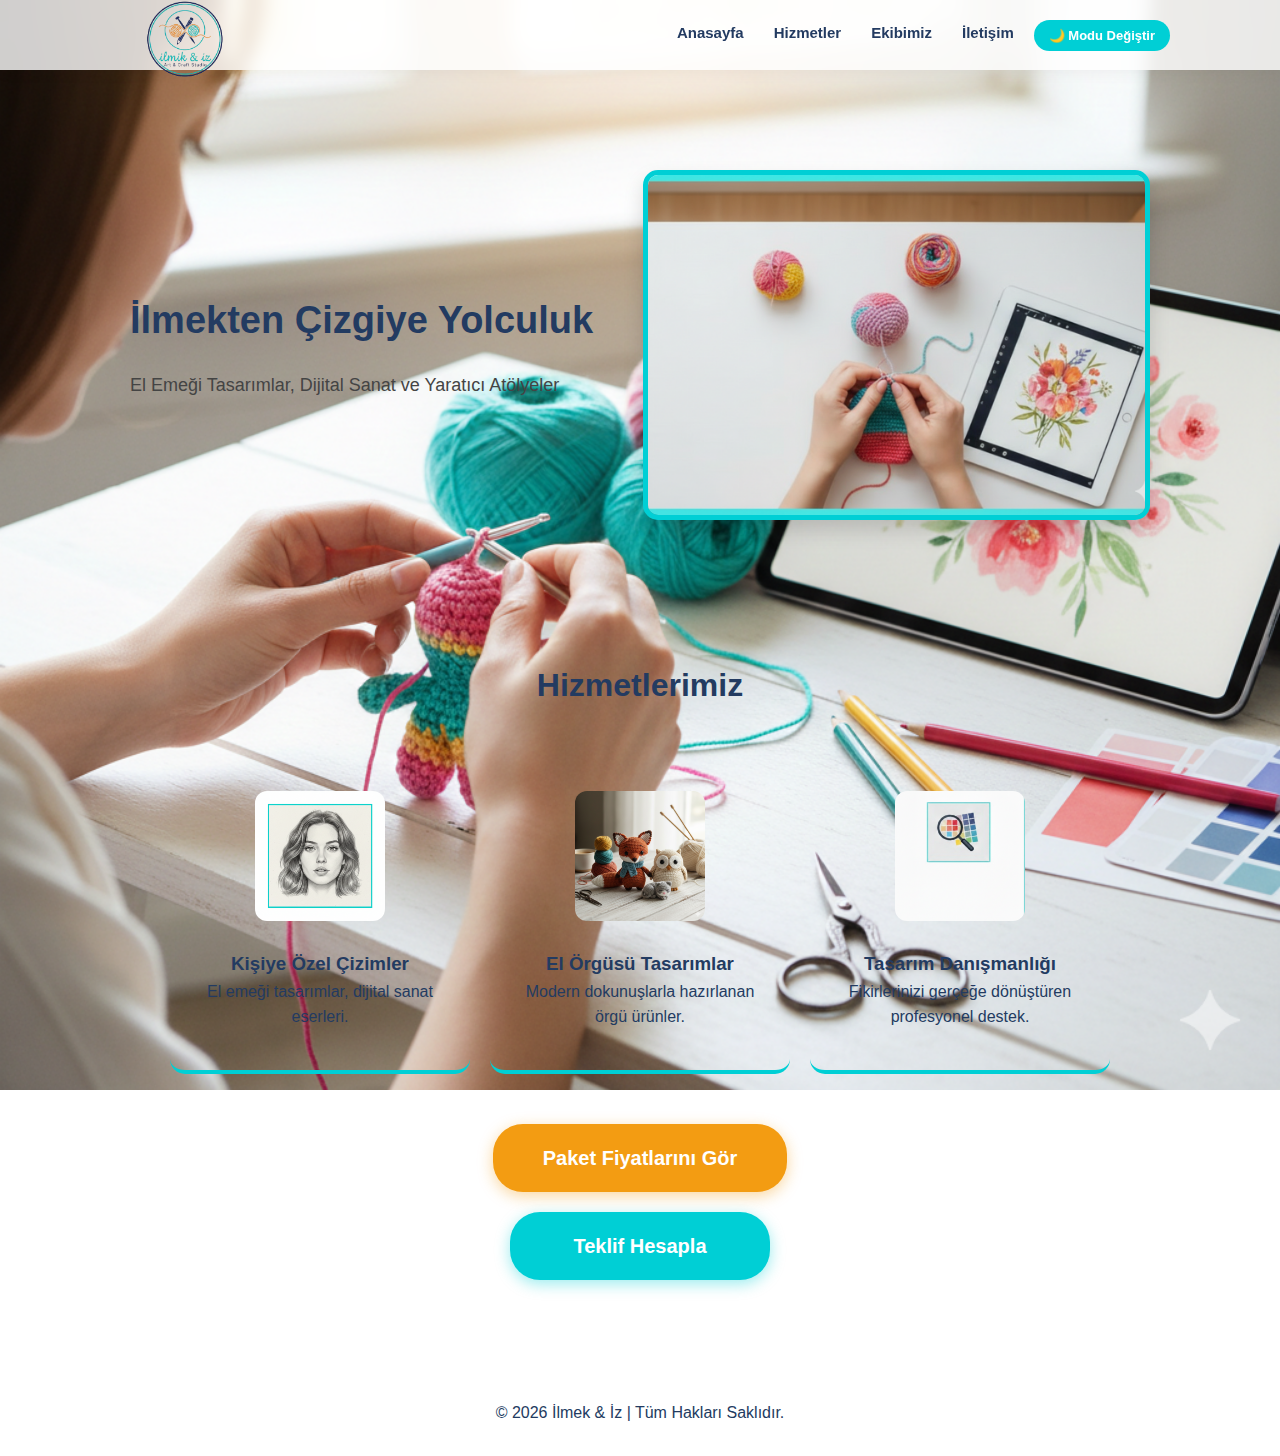
<file: index.html>
<!doctype html>
<html lang="tr">
<head>
  <meta charset="UTF-8" />
  <meta name="viewport" content="width=device-width, initial-scale=1.0" />
  <title>İlmekten Çizgiye | Sanat ve Tasarım Atölyesi</title>
  <link rel="stylesheet" href="style.css" />
</head>

<body>

<nav class="navbar">
  <div class="container">

    <img src="5.png" alt="Logo" class="logo" />

    <div class="hamburger" id="hamburger">
      <span></span>
      <span></span>
      <span></span>
    </div>

    <ul class="nav-links" id="nav-links">
      <li><a href="index.html">Anasayfa</a></li>
      <li><a href="index.html#services">Hizmetler</a></li>
      <li><a href="team.html">Ekibimiz</a></li>
      <li><a href="#">İletişim</a></li>
      <li style="display: flex; align-items: center; margin-left: 20px;">
        <button id="theme-toggle" style="
          background: var(--turkuaz);
          color: white;
          border: none;
          padding: 8px 15px;
          border-radius: 20px;
          cursor: pointer;
          font-weight: bold;
          font-size: 13px;
          transition: 0.3s;
        ">🌙 Modu Değiştir</button>
      </li>
    </ul>

  </div>
</nav>

<header class="hero">
  <div class="container hero-wrapper">

    <div class="hero-content">
      <h1>İlmekten Çizgiye Yolculuk</h1>
      <p>El Emeği Tasarımlar, Dijital Sanat ve Yaratıcı Atölyeler</p>
    </div>

    <div class="hero-decoration">
      <img src="4.png" alt="Atölye Çalışması" class="hero-img" />
    </div>

  </div>
</header>

<section id="services" class="services">
  <div class="container">

    <h2 class="section-title">Hizmetlerimiz</h2>

    <div class="services-grid">

      <div class="service-card">
        <div class="icon-placeholder"><img src="1.png" alt="icon" /></div>
        <h3>Kişiye Özel Çizimler</h3>
        <p>El emeği tasarımlar, dijital sanat eserleri.</p>
      </div>

      <div class="service-card">
        <div class="icon-placeholder"><img src="2.png" alt="icon" /></div>
        <h3>El Örgüsü Tasarımlar</h3>
        <p>Modern dokunuşlarla hazırlanan örgü ürünler.</p>
      </div>

      <div class="service-card">
        <div class="icon-placeholder"><img src="3.png" alt="icon" /></div>
        <h3>Tasarım Danışmanlığı</h3>
        <p>Fikirlerinizi gerçeğe dönüştüren profesyonel destek.</p>
      </div>

    </div>

    <!-- BUTONLAR -->
    <div class="cta-container">

      <a href="task2.html" class="btn-cta">
        Paket Fiyatlarını Gör
      </a>

      <a href="teklif.html" class="btn-teklif-cta">
        Teklif Hesapla
      </a>

    </div>

  </div>
</section>

<script>
    // --- BÖLÜM 1: HAMBURGER MENÜ ---
    const hamburger = document.getElementById("hamburger");
    const navLinks = document.getElementById("nav-links");

    hamburger.addEventListener("click", () => {
        navLinks.classList.toggle("active");
    });

    // --- BÖLÜM 2: TASK 5.2 - KARANLIK MOD & KALICI HAFIZA ---
    const themeToggle = document.getElementById('theme-toggle');
    const body = document.body;

    // 1. Sayfa açıldığında tarayıcı hafızasına (LocalStorage) bak
    const currentTheme = localStorage.getItem('theme');

    // 2. Eğer kullanıcı daha önce 'dark' seçmişse, siteyi karanlık aç
    if (currentTheme === 'dark') {
        body.classList.add('dark-mode');
        if (themeToggle) themeToggle.innerHTML = "☀️ Aydınlık Mod";
    }

    // 3. Mod Değiştirme Butonuna tıklandığında
    if (themeToggle) {
        themeToggle.addEventListener('click', () => {
            // Sınıfı ekle/çıkar (Toggle)
            body.classList.toggle('dark-mode');
            
            let theme = 'light';
            
            // Görsel metni ve kaydedilecek veriyi güncelle
            if (body.classList.contains('dark-mode')) {
                theme = 'dark';
                themeToggle.innerHTML = "☀️ Aydınlık Mod";
            } else {
                theme = 'light';
                themeToggle.innerHTML = "🌙 Modu Değiştir";
            }
            
            // 4. Seçimi kalıcı hafızaya kaydet (Task 5.2 zorunlu şartı)
            localStorage.setItem('theme', theme);
        });
    }
</script>
<footer style="margin-top: 50px; padding: 30px; background: rgba(255,255,255,0.9); text-align: center;">
        <p>© 2026 İlmek & İz | Tüm Hakları Saklıdır.</p>
    </footer>

</body>
</html>
</file>
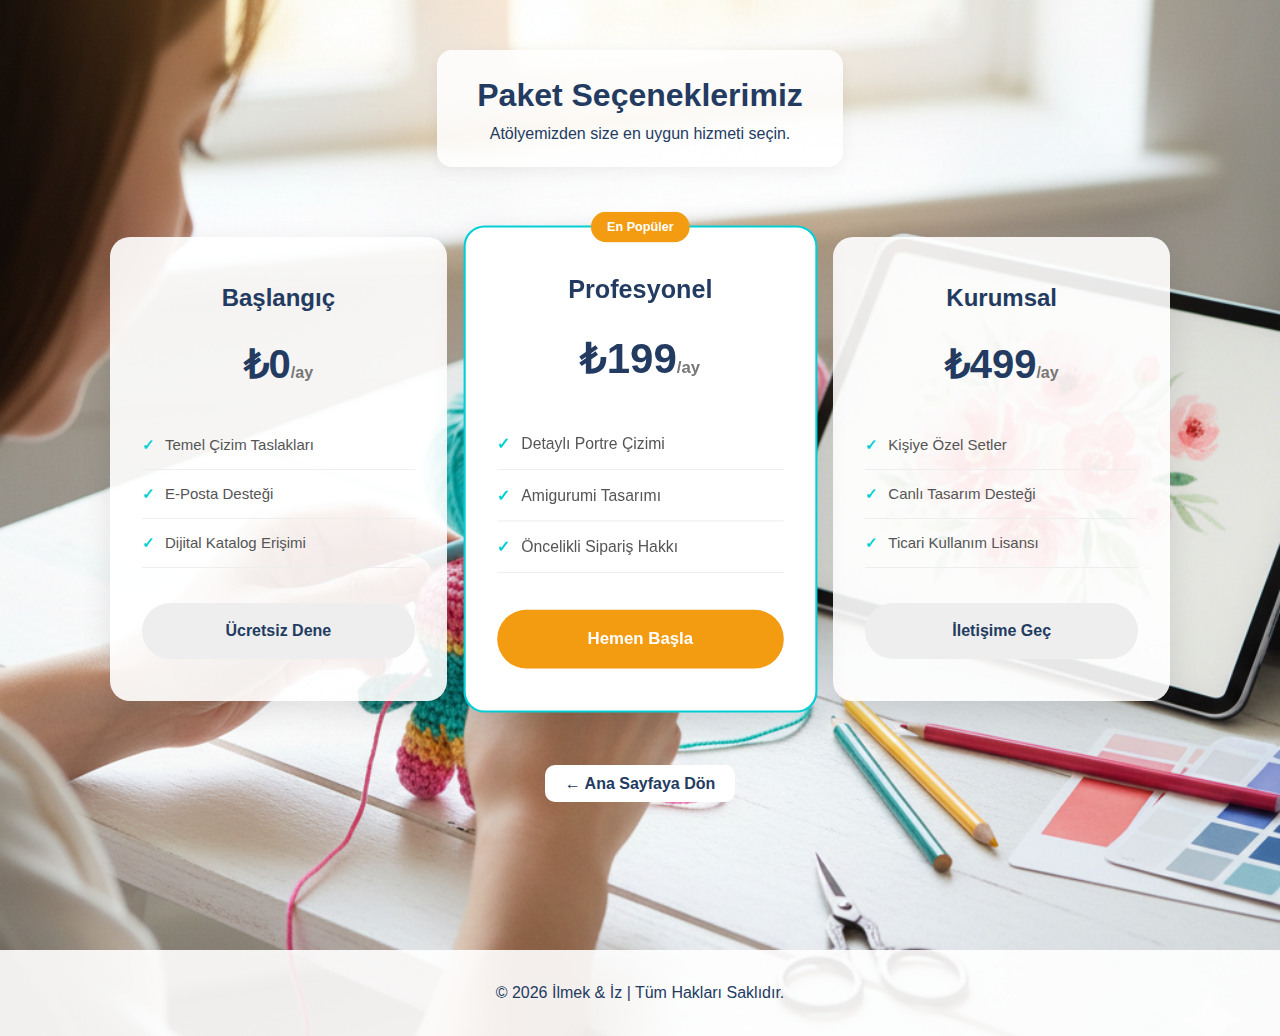
<file: task2.html>
<!DOCTYPE html>
<html lang="tr">
<head>
    <meta charset="UTF-8">
    <meta name="viewport" content="width=device-width, initial-scale=1.0">
    <title>Paket Seçenekleri | İlmekten Çizgiye</title>
    <link rel="stylesheet" href="style.css">
    <style>
        /* Bu sayfaya özel ek düzenlemeler */
        .main-container {
            padding: 50px 0;
            min-height: 100vh;
            display: flex;
            flex-direction: column;
            align-items: center;
        }

        .page-header {
            text-align: center;
            margin-bottom: 50px;
            background: rgba(255, 255, 255, 0.85);
            padding: 20px 40px;
            border-radius: 15px;
            box-shadow: 0 4px 15px rgba(0,0,0,0.05);
        }

        .pricing-wrapper {
            display: flex;
            gap: 25px;
            justify-content: center;
            flex-wrap: wrap;
            max-width: 1100px;
            width: 100%;
            padding: 20px;
        }

        .card {
            background: rgba(255, 255, 255, 0.9);
            border: 2px solid transparent;
            border-radius: 20px;
            padding: 40px 30px;
            flex: 1;
            min-width: 280px;
            max-width: 350px;
            text-align: center;
            box-shadow: 0 10px 30px rgba(0,0,0,0.1);
            transition: all 0.3s ease;
            position: relative;
        }

        .card:hover {
            transform: translateY(-10px);
            border-color: var(--turkuaz);
        }

        .card.popular {
            border-color: var(--turkuaz);
            transform: scale(1.05);
            background: white;
            z-index: 1;
        }

        .card.popular:hover {
            transform: scale(1.05) translateY(-10px);
        }

        .badge {
            background: var(--vurgu);
            color: white;
            padding: 5px 15px;
            border-radius: 20px;
            font-size: 12px;
            font-weight: bold;
            position: absolute;
            top: -15px;
            left: 50%;
            transform: translateX(-50%);
        }

        .card h3 {
            font-size: 24px;
            color: var(--ana-renk);
            margin-bottom: 15px;
        }

        .price {
            font-size: 40px;
            font-weight: bold;
            color: var(--ana-renk);
            margin-bottom: 25px;
        }

        .price span {
            font-size: 16px;
            color: #777;
        }

        .card ul {
            list-style: none;
            margin-bottom: 35px;
            text-align: left;
        }

        .card ul li {
            padding: 12px 0;
            border-bottom: 1px solid #eee;
            color: #555;
            font-size: 15px;
        }

        .card ul li::before {
            content: "✓";
            color: var(--turkuaz);
            font-weight: bold;
            margin-right: 10px;
        }

        .btn {
            display: block;
            padding: 15px 25px;
            background: #eee;
            color: var(--ana-renk);
            text-decoration: none;
            border-radius: 30px;
            font-weight: bold;
            transition: all 0.3s;
        }

        .btn-primary {
            background: var(--vurgu);
            color: white;
        }

        .btn:hover {
            filter: brightness(1.1);
        }

        .back-link {
            margin-top: 50px;
        }

        .back-link a {
            color: var(--ana-renk);
            text-decoration: none;
            font-weight: bold;
            background: white;
            padding: 10px 20px;
            border-radius: 10px;
        }

        @media (max-width: 768px) {
            .pricing-wrapper {
                flex-direction: column;
                align-items: center;
            }
            .card.popular {
                transform: scale(1);
            }
        }
    </style>
</head>
<body>
    <div class="main-container">
        <header class="page-header">
            <h1>Paket Seçeneklerimiz</h1>
            <p>Atölyemizden size en uygun hizmeti seçin.</p>
        </header>

        <div class="pricing-wrapper">
            <div class="card">
                <h3>Başlangıç</h3>
                <div class="price">₺0<span>/ay</span></div>
                <ul>
                    <li>Temel Çizim Taslakları</li>
                    <li>E-Posta Desteği</li>
                    <li>Dijital Katalog Erişimi</li>
                </ul>
                <a href="#" class="btn">Ücretsiz Dene</a>
            </div>

            <div class="card popular">
                <div class="badge">En Popüler</div>
                <h3>Profesyonel</h3>
                <div class="price">₺199<span>/ay</span></div>
                <ul>
                    <li>Detaylı Portre Çizimi</li>
                    <li>Amigurumi Tasarımı</li>
                    <li>Öncelikli Sipariş Hakkı</li>
                </ul>
                <a href="#" class="btn btn-primary">Hemen Başla</a>
            </div>

            <div class="card">
                <h3>Kurumsal</h3>
                <div class="price">₺499<span>/ay</span></div>
                <ul>
                    <li>Kişiye Özel Setler</li>
                    <li>Canlı Tasarım Desteği</li>
                    <li>Ticari Kullanım Lisansı</li>
                </ul>
                <a href="#" class="btn">İletişime Geç</a>
            </div>
        </div>

        <div class="back-link">
            <a href="index.html">← Ana Sayfaya Dön</a>
        </div>
    </div>
    <script>
        // --- BÖLÜM 2: TASK 5.2 - KARANLIK MOD & KALICI HAFIZA ---
    const themeToggle = document.getElementById('theme-toggle');
    const body = document.body;

    // 1. Sayfa açıldığında tarayıcı hafızasına (LocalStorage) bak
    const currentTheme = localStorage.getItem('theme');

    // 2. Eğer kullanıcı daha önce 'dark' seçmişse, siteyi karanlık aç
    if (currentTheme === 'dark') {
        body.classList.add('dark-mode');
        if (themeToggle) themeToggle.innerHTML = "☀️ Aydınlık Mod";
    }

    // 3. Mod Değiştirme Butonuna tıklandığında
    if (themeToggle) {
        themeToggle.addEventListener('click', () => {
            // Sınıfı ekle/çıkar (Toggle)
            body.classList.toggle('dark-mode');
            
            let theme = 'light';
            
            // Görsel metni ve kaydedilecek veriyi güncelle
            if (body.classList.contains('dark-mode')) {
                theme = 'dark';
                themeToggle.innerHTML = "☀️ Aydınlık Mod";
            } else {
                theme = 'light';
                themeToggle.innerHTML = "🌙 Modu Değiştir";
            }
            
            // 4. Seçimi kalıcı hafızaya kaydet (Task 5.2 zorunlu şartı)
            localStorage.setItem('theme', theme);
        });
    }
</script>
    
    <footer style="margin-top: 50px; padding: 30px; background: rgba(255,255,255,0.9); text-align: center;">
    <p>© 2026 İlmek & İz | Tüm Hakları Saklıdır.</p>
</footer>
</body>
</html>
</file>
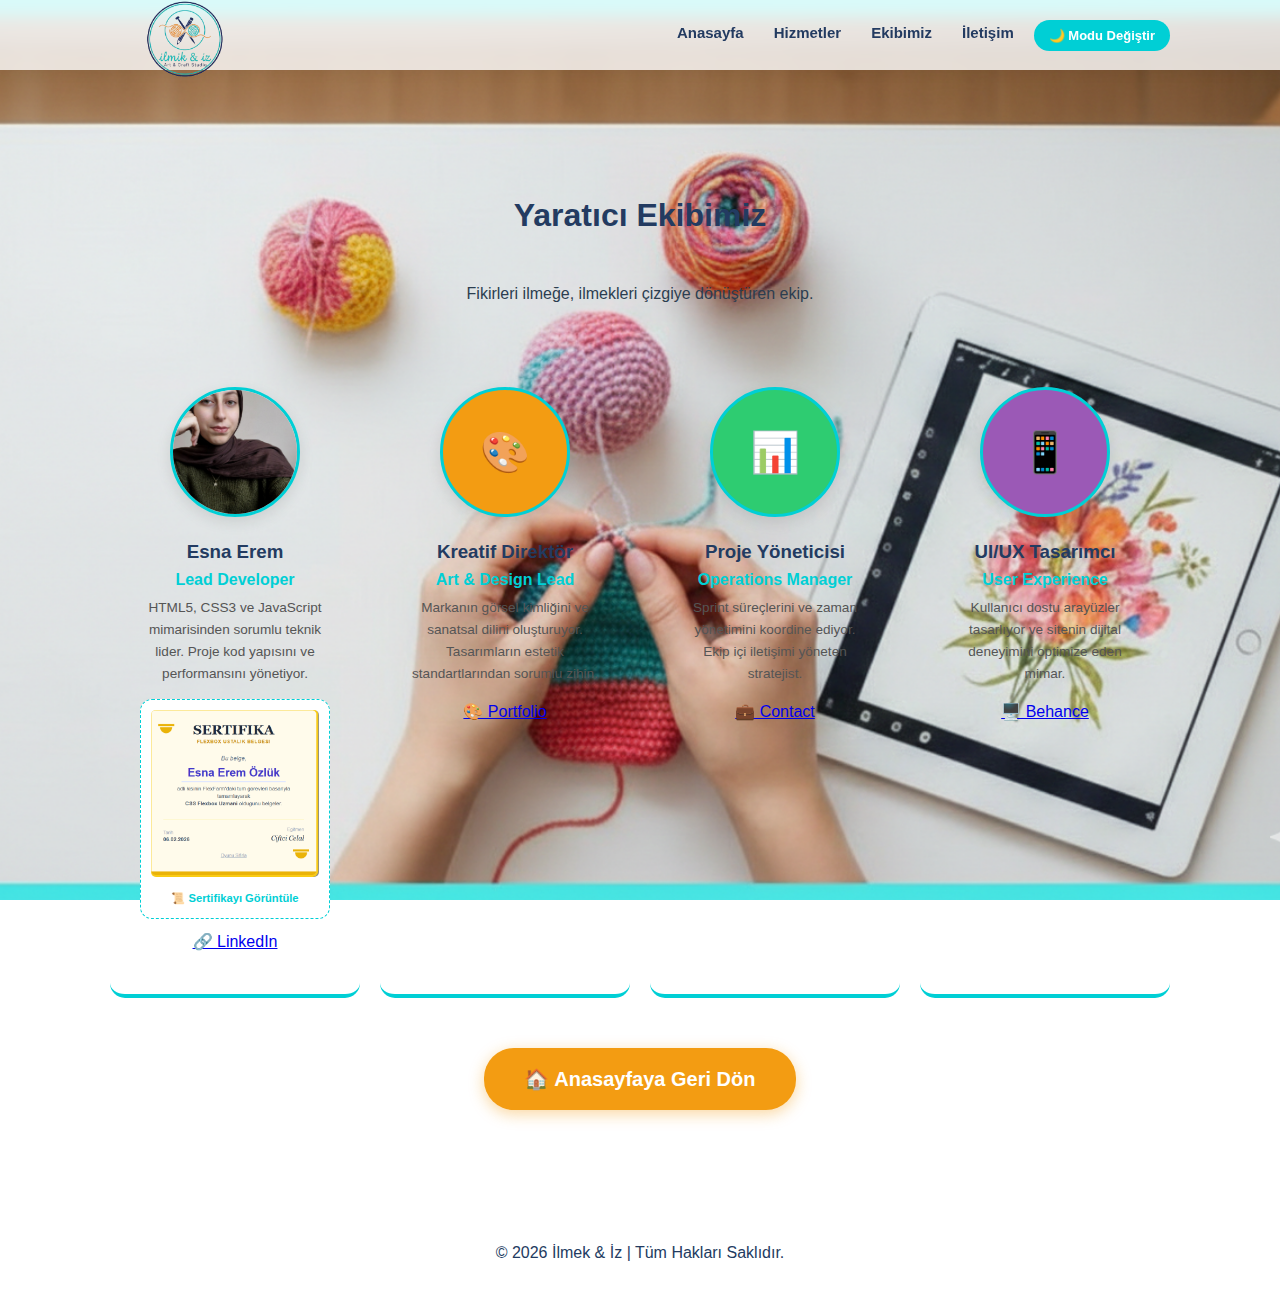
<file: team.html>
<!doctype html>
<html lang="tr">
  <head>
    <meta charset="UTF-8" />
    <meta name="viewport" content="width=device-width, initial-scale=1.0" />
    <title>Ekibimiz | İlmekten Çizgiye</title>
    <link rel="stylesheet" href="style.css" />
    <style>
      /* --- SERTİFİKA VE PROFİL STİLLERİ  --- */
      .profile-img-box {
        width: 130px;
        height: 130px;
        margin: 0 auto 20px;
        border-radius: 50%;
        overflow: hidden;
        border: 3px solid var(--turkuaz);
        box-shadow: 0 5px 15px rgba(0, 0, 0, 0.1);
      }
      .profile-img-box img {
        width: 100%;
        height: 100%;
        object-fit: cover;
      }
      .certification-badge {
        background: #ffffff;
        border: 1px dashed var(--turkuaz);
        border-radius: 12px;
        padding: 10px;
        margin-top: 10px;
        cursor: pointer;
        transition: transform 0.3s ease;
      }
      .certification-badge:hover {
        transform: scale(1.05);
        background: #f0fdfa;
      }
      .role {
        color: var(--turkuaz);
        font-weight: bold;
        display: block;
        margin-bottom: 5px;
      }
      .bio {
        font-size: 0.85rem;
        margin-bottom: 15px;
        color: #555;
      }

      /* --- MODAL (TAM EKRAN SERTİFİKA) STİLİ --- */
      .modal {
        display: none; /* JavaScript ile açılır */
        position: fixed;
        z-index: 2000;
        left: 0;
        top: 0;
        width: 100%;
        height: 100%;
        background-color: rgba(0, 0, 0, 0.85);
        backdrop-filter: blur(5px);
      }
      .modal-content {
        margin: auto;
        display: block;
        width: 90%;
        max-width: 550px;
        max-height: 80vh;
        border: 4px solid white;
        border-radius: 15px;
        position: relative;
        top: 50%;
        transform: translateY(-50%);
        box-shadow: 0 10px 30px rgba(0, 0, 0, 0.5);
      }
    </style>
  </head>

  <body
    style="
      background-image: url(&quot;4.png&quot;);
      background-size: cover;
      background-attachment: fixed;
      background-position: center;
    "
  >
    <nav class="navbar">
      <div class="container">
        <img src="5.png" alt="Logo" class="logo" />
        <div class="hamburger" id="hamburger">
          <span></span>
          <span></span>
          <span></span>
        </div>
        <ul class="nav-links" id="nav-links">
          <li><a href="index.html">Anasayfa</a></li>
          <li><a href="teklif.html">Hizmetler</a></li>
          <li><a href="team.html">Ekibimiz</a></li>
          <li><a href="#">İletişim</a></li>
          <li style="display: flex; align-items: center; margin-left: 20px">
            <button
              id="theme-toggle"
              style="
                background: var(--turkuaz);
                color: white;
                border: none;
                padding: 8px 15px;
                border-radius: 20px;
                cursor: pointer;
                font-weight: bold;
                font-size: 13px;
                transition: 0.3s;
              "
            >
              🌙 Modu Değiştir
            </button>
          </li>
        </ul>
      </div>
    </nav>

    <section
      class="team-section"
      style="padding-top: 120px; padding-bottom: 50px"
    >
      <div class="container">
        <h2 class="section-title">Yaratıcı Ekibimiz</h2>
        <p
          style="
            text-align: center;
            margin-bottom: 40px;
            color: #2c3e50;
            font-weight: 500;
          "
        >
          Fikirleri ilmeğe, ilmekleri çizgiye dönüştüren ekip.
        </p>

        <div class="services-grid">
          <div class="service-card team-card">
            <div class="profile-img-box">
              <img src="profil.jpeg" alt="Esna Erem" />
            </div>
            <h3>Esna Erem</h3>
            <span class="role">Lead Developer</span>
            <p class="bio">
              HTML5, CSS3 ve JavaScript mimarisinden sorumlu teknik lider. Proje
              kod yapısını ve performansını yönetiyor.
            </p>
            <div class="certification-badge" onclick="openModal()">
              <img
                src="sertifika.png"
                alt="Q-Line Sertifikası"
                style="width: 100%; border-radius: 5px"
              />
              <p
                style="
                  font-size: 0.7rem;
                  color: var(--turkuaz);
                  margin-top: 5px;
                  font-weight: bold;
                "
              >
                📜 Sertifikayı Görüntüle
              </p>
            </div>
            <div class="social-links" style="margin-top: 10px">
              <a href="#">🔗 LinkedIn</a>
            </div>
          </div>

          <div class="service-card team-card">
            <div
              class="profile-img-box"
              style="
                background: #f39c12;
                display: flex;
                align-items: center;
                justify-content: center;
                color: white;
                font-size: 40px;
              "
            >
              <span>🎨</span>
            </div>
            <h3>Kreatif Direktör</h3>
            <span class="role">Art & Design Lead</span>
            <p class="bio">
              Markanın görsel kimliğini ve sanatsal dilini oluşturuyor.
              Tasarımların estetik standartlarından sorumlu zihin.
            </p>
            <div class="social-links">
              <a href="#">🎨 Portfolio</a>
            </div>
          </div>

          <div class="service-card team-card">
            <div
              class="profile-img-box"
              style="
                background: #2ecc71;
                display: flex;
                align-items: center;
                justify-content: center;
                color: white;
                font-size: 40px;
              "
            >
              <span>📊</span>
            </div>
            <h3>Proje Yöneticisi</h3>
            <span class="role">Operations Manager</span>
            <p class="bio">
              Sprint süreçlerini ve zaman yönetimini koordine ediyor. Ekip içi
              iletişimi yöneten stratejist.
            </p>
            <div class="social-links">
              <a href="#">💼 Contact</a>
            </div>
          </div>

          <div class="service-card team-card">
            <div
              class="profile-img-box"
              style="
                background: #9b59b6;
                display: flex;
                align-items: center;
                justify-content: center;
                color: white;
                font-size: 40px;
              "
            >
              <span>📱</span>
            </div>
            <h3>UI/UX Tasarımcı</h3>
            <span class="role">User Experience</span>
            <p class="bio">
              Kullanıcı dostu arayüzler tasarlıyor ve sitenin dijital deneyimini
              optimize eden mimar.
            </p>
            <div class="social-links">
              <a href="#">🖥️ Behance</a>
            </div>
          </div>
        </div>

        <div style="text-align: center; margin-top: 50px">
          <a
            href="index.html"
            class="btn-cta"
            style="
              display: inline-block;
              text-decoration: none;
              padding: 15px 40px;
            "
          >
            🏠 Anasayfaya Geri Dön
          </a>
        </div>
      </div>
    </section>

    <div id="sertifikaModal" class="modal" onclick="closeModal()">
      <img class="modal-content" src="sertifika.png" alt="Sertifika" />
    </div>

    <footer
      style="
        margin-top: 50px;
        padding: 30px;
        background: rgba(255, 255, 255, 0.9);
        text-align: center;
      "
    >
      <p>© 2026 İlmek & İz | Tüm Hakları Saklıdır.</p>
    </footer>

    <script>
      // Hamburger Menü Fonksiyonu
      const hamburger = document.getElementById("hamburger");
      const navLinks = document.getElementById("nav-links");
      if (hamburger) {
        hamburger.addEventListener("click", () => {
          navLinks.classList.toggle("active");
        });
      }
      // --- BÖLÜM 2: TASK 5.2 - KARANLIK MOD & KALICI HAFIZA ---
    const themeToggle = document.getElementById('theme-toggle');
    const body = document.body;

    // 1. Sayfa açıldığında tarayıcı hafızasına (LocalStorage) bak
    const currentTheme = localStorage.getItem('theme');

    // 2. Eğer kullanıcı daha önce 'dark' seçmişse, siteyi karanlık aç
    if (currentTheme === 'dark') {
        body.classList.add('dark-mode');
        if (themeToggle) themeToggle.innerHTML = "☀️ Aydınlık Mod";
    }

    // 3. Mod Değiştirme Butonuna tıklandığında
    if (themeToggle) {
        themeToggle.addEventListener('click', () => {
            // Sınıfı ekle/çıkar (Toggle)
            body.classList.toggle('dark-mode');
            
            let theme = 'light';
            
            // Görsel metni ve kaydedilecek veriyi güncelle
            if (body.classList.contains('dark-mode')) {
                theme = 'dark';
                themeToggle.innerHTML = "☀️ Aydınlık Mod";
            } else {
                theme = 'light';
                themeToggle.innerHTML = "🌙 Modu Değiştir";
            }
            
            // 4. Seçimi kalıcı hafızaya kaydet (Task 5.2 zorunlu şartı)
            localStorage.setItem('theme', theme);
        });
      }

      // MODAL FONKSİYONLARI
      function openModal() {
        const modal = document.getElementById("sertifikaModal");
        modal.style.display = "block";
      }

      function closeModal() {
        const modal = document.getElementById("sertifikaModal");
        modal.style.display = "none";
      }
    </script>
  </body>
</html>
</file>
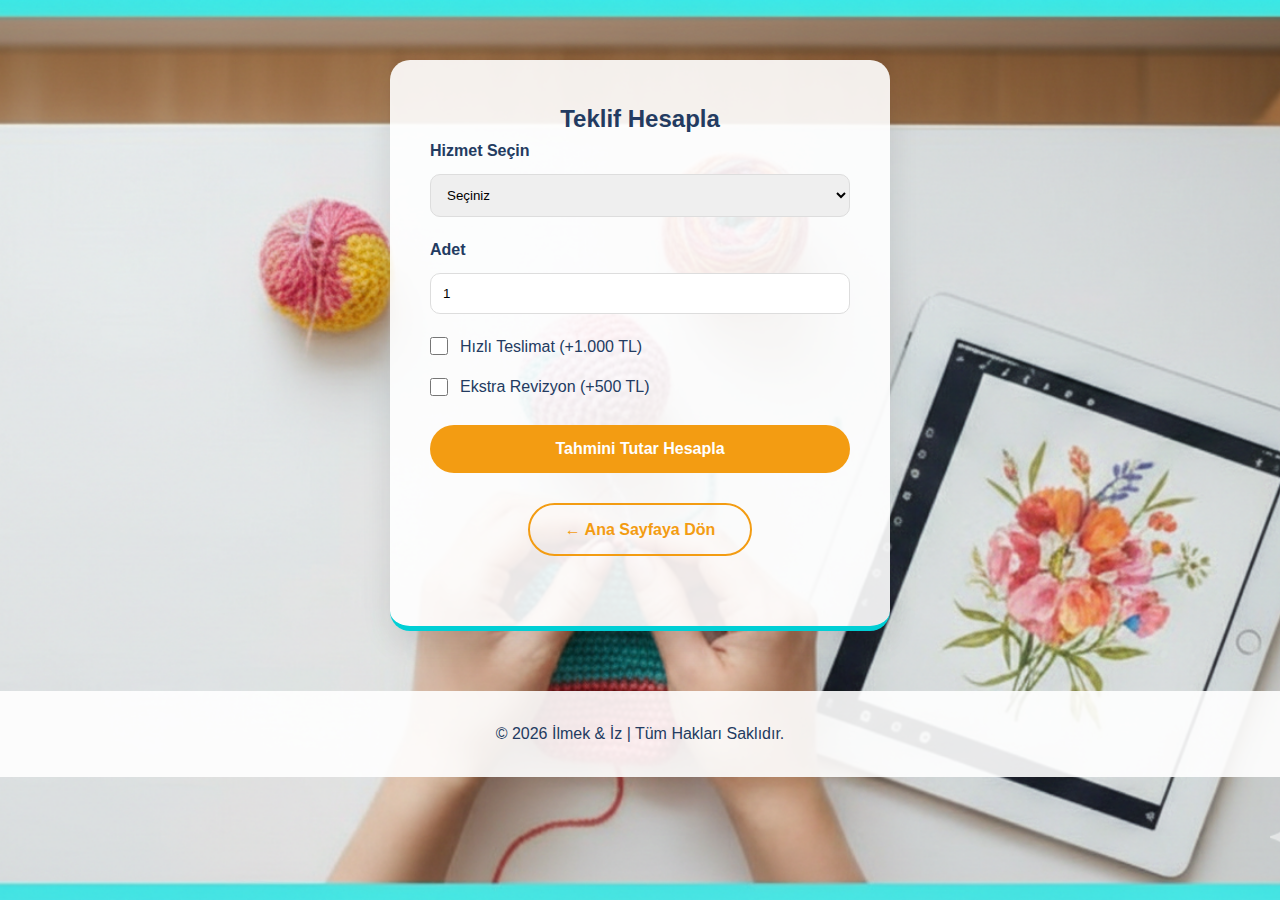
<file: teklif.html>
<!DOCTYPE html>
<html lang="tr">
<head>
    <meta charset="UTF-8">
    <meta name="viewport" content="width=device-width, initial-scale=1.0">
    <title>Hizmet Teklifi | İlmekten Çizgiye</title>
    <link rel="stylesheet" href="style.css">

    <style>
        /* ✅ HESAPLAMA KARTI TASARIMI */
        .hesap-karti {
            background: rgba(255, 255, 255, 0.9); /* Şeffaf beyaz dokunuşu */
            max-width: 500px;
            margin: 60px auto;
            padding: 40px;
            border-radius: 20px;
            box-shadow: 0 10px 30px rgba(0,0,0,0.1);
            border-bottom: 5px solid var(--turkuaz);
        }

        select, input[type="number"] {
            width: 100%;
            padding: 12px;
            margin: 10px 0 20px;
            border-radius: 10px;
            border: 1px solid #ddd;
            box-sizing: border-box;
        }

        /* ✅ CHECKBOX TASARIMI */
        .checkbox-grup {
            display: flex;
            flex-direction: column;
            gap: 15px;
            margin-bottom: 25px;
        }

        .checkbox-item {
            display: flex;
            align-items: center;
            gap: 12px;
            cursor: pointer;
            font-size: 16px;
        }

        .checkbox-item input {
            width: 18px;
            height: 18px;
            margin: 0;
            accent-color: var(--turkuaz);
        }

        /* ✅ ANA BUTON (HESAPLA) */
        .btn-teklif {
            width: 100%;
            background: var(--vurgu);
            color: white;
            padding: 15px;
            border: none;
            border-radius: 30px;
            font-weight: bold;
            cursor: pointer;
            font-size: 16px;
            transition: 0.3s;
        }

        .btn-teklif:hover {
            transform: scale(1.05);
            background: #e67e22; /* Biraz daha koyu turuncu */
        }

        /* ✅ SONUÇ ALANI */
        #sonuc-kutusu {
            display: none;
            margin-top: 25px;
            padding: 20px;
            background: #e0fcf9;
            border-radius: 12px;
            text-align: center;
            font-size: 20px;
            font-weight: bold;
            color: #233b61;
        }

        /* ✅ ANA SAYFAYA DÖN BUTON TASARIMI */
        .back-link {
            text-align: center;
            margin: 30px 0;
        }

        .back-link a {
            display: inline-block;
            padding: 12px 35px;
            background-color: transparent;
            color: var(--vurgu);
            text-decoration: none;
            border: 2px solid var(--vurgu);
            border-radius: 30px;
            font-weight: bold;
            transition: 0.3s;
        }

        .back-link a:hover {
            background-color: var(--vurgu);
            color: white;
            transform: translateY(-3px);
            box-shadow: 0 5px 15px rgba(0,0,0,0.1);
        }
    </style>
</head>

<body style="background-image: url('4.png'); background-size: cover; background-attachment: fixed;">

    <div class="container">
        <div class="hesap-karti">
            <h2 style="text-align:center; color: #233b61;">Teklif Hesapla</h2>

            <label style="font-weight: bold;">Hizmet Seçin</label>
            <select id="js-hizmet">
                <option value="0">Seçiniz</option>
                <option value="2500">Kişiye Özel Çizim (2.500 TL)</option>
                <option value="1800">El Örgüsü Tasarım (1.800 TL)</option>
                <option value="3000">Tasarım Danışmanlığı (3.000 TL)</option>
            </select>

            <label style="font-weight: bold;">Adet</label>
            <input type="number" id="js-adet" value="1" min="1">

            <div class="checkbox-grup">
                <label class="checkbox-item">
                    <input type="checkbox" id="js-hizli">
                    <span>Hızlı Teslimat (+1.000 TL)</span>
                </label>

                <label class="checkbox-item">
                    <input type="checkbox" id="js-revizyon">
                    <span>Ekstra Revizyon (+500 TL)</span>
                </label>
            </div>

            <button onclick="teklifHesapla()" class="btn-teklif">
                Tahmini Tutar Hesapla
            </button>

            <div id="sonuc-kutusu"></div>

            <div class="back-link">
                <a href="index.html">← Ana Sayfaya Dön</a>
            </div>
        </div>
    </div>

    <script>
        // Task 4.1: Business Logic (Algoritma)
        function teklifHesapla() {
            // Input Handling: Kullanıcı verilerini toplama
            let hizmet = parseInt(document.getElementById("js-hizmet").value);
            let adet = parseInt(document.getElementById("js-adet").value);
            let hizli = document.getElementById("js-hizli").checked;
            let revizyon = document.getElementById("js-revizyon").checked;

            // Hata Kontrolü
            if(hizmet === 0){
                sonucGoster("Lütfen bir hizmet seçiniz");
                return;
            }

            // Matematiksel Hesaplama
            let toplam = hizmet * adet;

            if(hizli) toplam += 1000;
            if(revizyon) toplam += 500;

            // Sonucu Ekrana Basma
            sonucGoster("Tahmini Tutar: " + toplam.toLocaleString("tr-TR") + " TL");
            
            // Clean Code gereği konsola rapor
            console.log("Hesaplama tamamlandı: " + toplam + " TL");
        }

        // DOM Manipülasyon Fonksiyonu
        function sonucGoster(metin) {
            let kutu = document.getElementById("sonuc-kutusu");
            kutu.style.display = "block";
            kutu.innerHTML = metin;
        }
        // --- BÖLÜM 2: TASK 5.2 - KARANLIK MOD & KALICI HAFIZA ---
    const themeToggle = document.getElementById('theme-toggle');
    const body = document.body;

    // 1. Sayfa açıldığında tarayıcı hafızasına (LocalStorage) bak
    const currentTheme = localStorage.getItem('theme');

    // 2. Eğer kullanıcı daha önce 'dark' seçmişse, siteyi karanlık aç
    if (currentTheme === 'dark') {
        body.classList.add('dark-mode');
        if (themeToggle) themeToggle.innerHTML = "☀️ Aydınlık Mod";
    }

    // 3. Mod Değiştirme Butonuna tıklandığında
    if (themeToggle) {
        themeToggle.addEventListener('click', () => {
            // Sınıfı ekle/çıkar (Toggle)
            body.classList.toggle('dark-mode');
            
            let theme = 'light';
            
            // Görsel metni ve kaydedilecek veriyi güncelle
            if (body.classList.contains('dark-mode')) {
                theme = 'dark';
                themeToggle.innerHTML = "☀️ Aydınlık Mod";
            } else {
                theme = 'light';
                themeToggle.innerHTML = "🌙 Modu Değiştir";
            }
            
            // 4. Seçimi kalıcı hafızaya kaydet (Task 5.2 zorunlu şartı)
            localStorage.setItem('theme', theme);
        });
    }
    </script>

    <footer style="margin-top: 50px; padding: 30px; background: rgba(255,255,255,0.9); text-align: center;">
        <p>© 2026 İlmek & İz | Tüm Hakları Saklıdır.</p>
    </footer>

</body>
</html>
</file>
<file: style.css>
/* 1. GENEL AYARLAR */
*{
margin:0;
padding:0;
box-sizing:border-box;
}

/* 1. GENEL AYARLAR VE RENK DEĞİŞKENLERİ */
:root {
    /* Aydınlık Mod Renkleri (Senin mevcut renklerin) */
    --ana-renk: #233b61;
    --vurgu: #f39c12;
    --turkuaz: #00cfd5;
    --arka-plan-rengi: #ffffff; /* Sayfa arkası */
    --kutu-arkasi: rgba(255, 255, 255, 0.85); /* Beyaz transparan */
    --yazi-rengi: #233b61;
    --navbar-arkasi: rgba(255, 255, 255, 0.8);
}

/* Karanlık Mod Renkleri (Body'e .dark-mode gelince burası aktif olur) */
body.dark-mode {
    --ana-renk: #00cfd5; /* Karanlıkta yazıların turkuaz parlaması için */
    --arka-plan-rengi: #121212; /* Koyu arka plan */
    --kutu-arkasi: rgba(30, 30, 30, 0.9); /* Koyu kutular */
    --yazi-rengi: #f0f0f0; /* Açık renk yazılar */
    --navbar-arkasi: rgba(20, 20, 20, 0.9);
}

* {
    margin: 0;
    padding: 0;
    box-sizing: border-box;
    transition: background-color 0.3s ease, color 0.3s ease; /* Renk geçişleri yumuşak olsun */
}

body {
    font-family: "Segoe UI", Tahoma, Geneva, Verdana, sans-serif;
    color: var(--yazi-rengi); /* Değişkene bağladık */
    line-height: 1.6;
    background-color: var(--arka-plan-rengi); /* Resim yüklenmezse diye */
    background-image: url("arka-plan.jpg");
    background-attachment: fixed;
    background-size: cover;
    background-position: center;
    background-repeat: no-repeat;
}

/* Karanlık modda arka plan resmini biraz karartalım ki yazılar okunsun */
body.dark-mode::before {
    content: "";
    position: fixed;
    top: 0; left: 0; width: 100%; height: 100%;
    background: rgba(0, 0, 0, 0.7); /* %70 siyah perde */
    z-index: -1;
}

body{
font-family:"Segoe UI",Tahoma,Geneva,Verdana,sans-serif;
color:var(--ana-renk);
line-height:1.6;
background-image:url("arka-plan.jpg");
background-attachment:fixed;
background-size:cover;
background-position:center;
background-repeat:no-repeat;
}

.container{
max-width:1100px;
margin:0 auto;
padding:0 20px;
}

/* NAVBAR */
.navbar{
background:rgba(255,255,255,0.8);
height:70px;
display:flex;
align-items:center;
box-shadow:0 2px 15px rgba(0,0,0,0.05);
position:sticky;
top:0;
z-index:1000;
backdrop-filter:blur(8px);
}

.navbar .container{
display:flex;
justify-content:space-between;
align-items:center;
width:100%;
}

.logo{
width:150px;
margin-top:5px;
transition:transform .3s ease;
}

.hamburger{
display:none;
flex-direction:column;
cursor:pointer;
gap:5px;
}

.hamburger span{
width:25px;
height:3px;
background:var(--ana-renk);
border-radius:2px;
}

.nav-links{
display:flex;
list-style:none;
}

.nav-links li{
margin-left:30px;
}

.nav-links a{
text-decoration:none;
color:var(--ana-renk);
font-weight:600;
font-size:15px;
transition:.3s;
}

.nav-links a:hover{
color:var(--turkuaz);
}

/* HERO */
.hero{
padding:60px 0;
}

.hero-wrapper{
display:flex;
align-items:center;
gap:50px;
background:var(--beyaz-transparan);
padding:40px;
border-radius:20px;
}

.hero-content h1{
font-size:38px;
margin-bottom:20px;
}

.hero-content p{
font-size:18px;
color:#444;
}

.hero-decoration{
flex:1;
border:5px solid var(--turkuaz);
border-radius:15px;
overflow:hidden;
height:350px;
box-shadow:0 10px 20px rgba(0,0,0,0.15);
}

.hero-img{
width:100%;
height:100%;
object-fit:cover;
}

/* HİZMETLER */
.services{
padding:40px 0;
}

.section-title{
text-align:center;
margin-bottom:40px;
font-size:32px;
}

.services-grid{
display:flex;
flex-wrap:wrap;
justify-content:center;
gap:20px;
}

.service-card{
flex:1 1 250px;
max-width:300px;
background:var(--beyaz-transparan);
padding:40px 30px;
border-radius:15px;
text-align:center;
border-bottom:4px solid var(--turkuaz);
transition:.4s;
animation:suzulme .8s ease-out forwards;
}

.service-card:hover{
transform:translateY(-15px);
box-shadow:0 15px 35px rgba(0,207,213,0.25);
background:#fff;
}

.icon-placeholder img{
width:130px;
height:130px;
margin-bottom:20px;
object-fit:cover;
border-radius:12px;
}

/* CTA ALANI */
.cta-container{
display:flex;
flex-direction:column;
align-items:center;
gap:20px;
margin-top:50px;
}

/* ORTAK BUTON */
.btn-cta,
.btn-teklif-cta{
display:inline-block;
min-width:260px;
text-align:center;
color:#fff;
padding:18px 50px;
font-weight:bold;
border-radius:30px;
font-size:20px;
text-decoration:none;
transition:.3s;
}

/* PAKET BUTONU */
.btn-cta{
background:var(--vurgu);
box-shadow:0 4px 15px rgba(243,156,18,.4);
}

.btn-cta:hover{
background:#e67e22;
transform:scale(1.05);
box-shadow:0 6px 20px rgba(243,156,18,.6);
}

/* TEKLİF BUTONU */
.btn-teklif-cta{
background:var(--turkuaz);
box-shadow:0 4px 15px rgba(0,207,213,.4);
}

.btn-teklif-cta:hover{
transform:scale(1.05);
box-shadow:0 6px 20px rgba(0,207,213,.6);
}

/* ANİMASYON */
@keyframes suzulme{
from{opacity:0;transform:translateY(30px);}
to{opacity:1;transform:translateY(0);}
}

/* MOBİL */
@media(max-width:900px){

.hamburger{display:flex;}

.nav-links{
display:none;
flex-direction:column;
position:absolute;
top:70px;
left:0;
width:100%;
background:rgba(255,255,255,.95);
padding:20px;
text-align:center;
}

.nav-links.active{display:flex;}

.nav-links li{
margin:15px 0;
}

.hero-wrapper{
flex-direction:column;
text-align:center;
}

.hero-decoration{
width:100%;
height:300px;
}

.btn-cta,
.btn-teklif-cta{
width:100%;
min-width:unset;
}
}
/* --- TASK 5.2 FİNAL DOKUNUŞ: KARANLIK MODDA BEYAZLIKLARI SİL VE YAZILARI PARLAT --- */

body.dark-mode .service-card, 
body.dark-mode .team-card, 
body.dark-mode .hero-wrapper,
body.dark-mode .navbar,
body.dark-mode footer {
    background: #1e1e1e !important; /* Beyaz arka planı öldürür, modern siyah yapar */
    color: #ffffff !important;      /* Tüm yazıları beyaz yapar */
    border-color: var(--turkuaz) !important; /* Çerçeveleri turkuazda tutar */
}

/* Kartların içindeki başlık ve paragrafları garantiye alalım */
body.dark-mode h1, 
body.dark-mode h2, 
body.dark-mode h3, 
body.dark-mode p,
body.dark-mode .nav-links a {
    color: #ffffff !important;
}

/* Hover (Üzerine Gelme) Durumu: Karanlık modda beyaz patlamasını engeller */
body.dark-mode .service-card:hover, 
body.dark-mode .team-card:hover {
    background: #2c2c2c !important; /* Hafifçe açılan bir gri */
    box-shadow: 0 10px 25px rgba(0, 207, 213, 0.3) !important;
}
/* ✅ ARKA PLANI KORUYAN KARANLIK MOD AYARI */
body.dark-mode {
    background-color: #121212; /* Resim yüklenmezse diye yedek */
    background-image: url("arka-plan.jpg"); /* RESMİNİ BURADA TEKRAR ÇAĞIRIYORUZ */
    background-attachment: fixed;
    background-size: cover;
}

/* Sayfanın üzerine siyah bir perde çekiyoruz ama resmi alttan görüyoruz */
body.dark-mode::before {
    content: "";
    position: fixed;
    top: 0; left: 0; 
    width: 100%; height: 100%;
    background: rgba(0, 0, 0, 0.75); /* %75 siyahlık, resmi %25 oranında gösterir */
    z-index: -1; /* Resim ile yazıların arasında durur */
}

/* Kartların içindeki beyazlığı transparan siyah yapalım */
body.dark-mode .hero-wrapper,
body.dark-mode .service-card,
body.dark-mode .team-card {
    background: rgba(30, 30, 30, 0.8) !important; /* Resim alttan hafifçe seçilsin */
    backdrop-filter: blur(5px); /* Cam efekti verir, çok şık durur */
    color: #ffffff !important;
}
</file>
